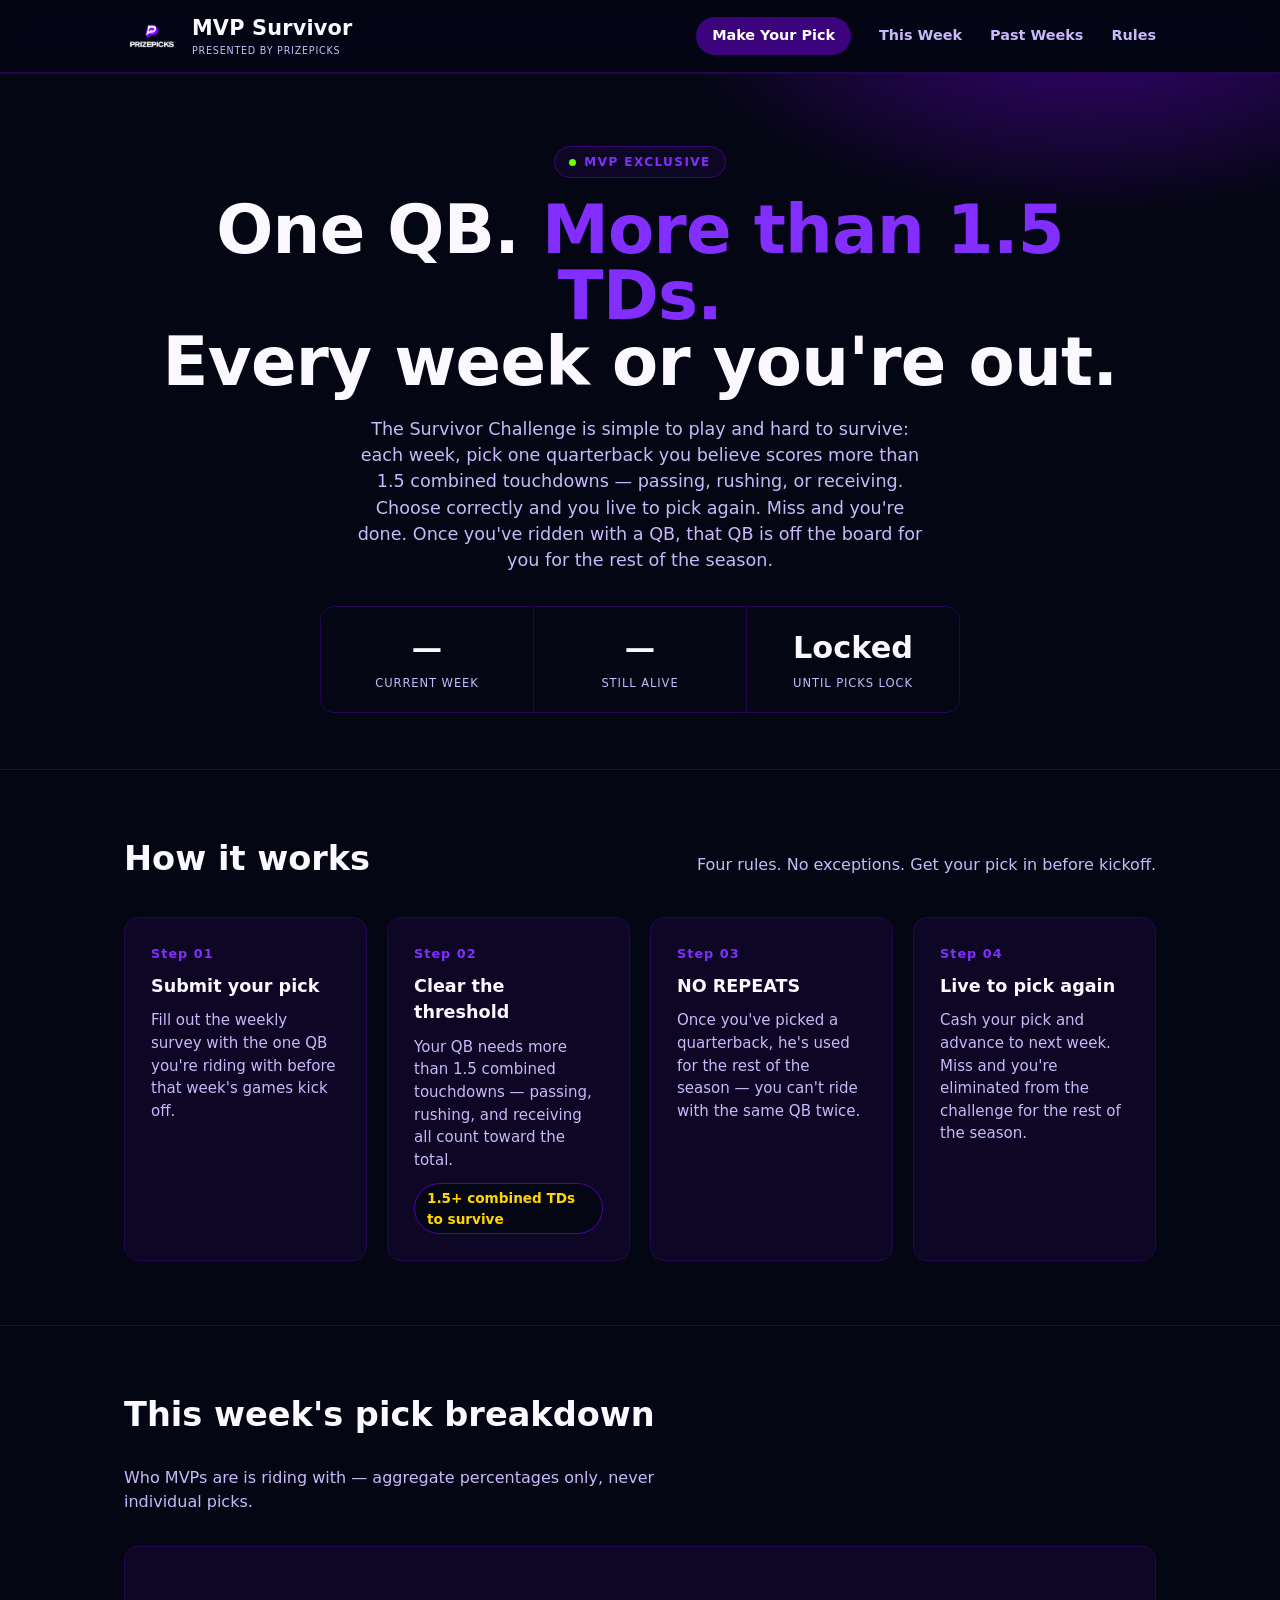
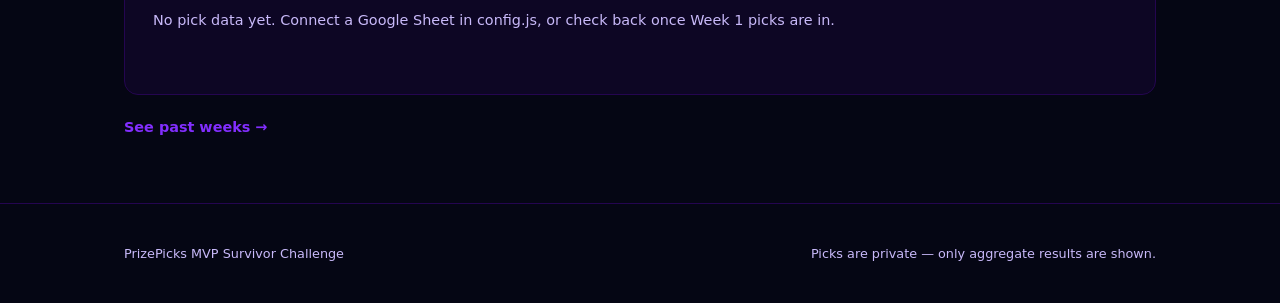
<file: index.html>
<!DOCTYPE html>
<html lang="en">
<head>
  <meta charset="UTF-8" />
  <meta name="viewport" content="width=device-width, initial-scale=1.0" />
  <title>MVP Survivor Challenge | PrizePicks</title>
  <meta name="description" content="The PrizePicks MVP Survivor Challenge — pick one QB to clear 1.5 combined touchdowns every week. Miss, and you're out." />
  <link rel="stylesheet" href="styles.css" />
</head>
<body>

  <header class="site-header">
    <div class="wrap">
      <a href="index.html" class="brand-link">
        <div class="brand">
          <img src="assets/logo-on-dark.png" alt="PrizePicks" />
          <span class="brand-name">MVP Survivor<small>Presented by PrizePicks</small></span>
        </div>
      </a>
      <nav class="site-nav">
        <a href="#" data-pick-link target="_blank" rel="noopener" class="nav-cta">Make Your Pick</a>
        <a href="#this-week">This Week</a>
        <a href="history.html">Past Weeks</a>
        <a href="#rules">Rules</a>
      </nav>
    </div>
  </header>

  <section class="hero">
    <div class="wrap">
      <span class="eyebrow"><span class="dot"></span> MVP Exclusive</span>
      <h1 class="hero-title">One QB. <span class="accent">More than 1.5 TDs.</span><br>Every week or you're out.</h1>
      <p class="hero-sub">
        The Survivor Challenge is simple to play and hard to survive: each week, pick one quarterback
        you believe scores more than <span data-threshold>1.5</span> combined touchdowns — passing,
        rushing, or receiving. Choose correctly and you live to pick again. Miss and you're done. Once
        you've ridden with a QB, that QB is off the board for you for the rest of the season.
      </p>
      <div class="hero-stats">
        <div class="hero-stat">
          <span class="value" id="current-week-stat">—</span>
          <span class="label">Current Week</span>
        </div>
        <div class="hero-stat">
          <span class="value" id="remaining-stat">—</span>
          <span class="label">Still Alive</span>
        </div>
        <div class="hero-stat">
          <span class="value" id="lock-countdown">—</span>
          <span class="label">Until Picks Lock</span>
        </div>
      </div>
    </div>
  </section>
  
<section id="rules">
    <div class="wrap">
      <div class="section-head">
        <h2>How it works</h2>
        <p>Four rules. No exceptions. Get your pick in before kickoff.</p>
      </div>
      <div class="rules-grid">
        <div class="rule-card" tabindex="0">
          <div class="step">Step 01</div>
          <h3>Submit your pick</h3>
          <p>Fill out the weekly survey with the one QB you're riding with before that week's games kick off.</p>
        </div>
        <div class="rule-card" tabindex="0">
          <div class="step">Step 02</div>
          <h3>Clear the threshold</h3>
          <p>Your QB needs more than <span data-threshold>1.5</span> combined touchdowns — passing, rushing, and receiving all count toward the total.</p>
          <span class="threshold-pill">1.5+ combined TDs to survive</span>
        </div>
        <div class="rule-card" tabindex="0">
          <div class="step">Step 03</div>
          <h3>NO REPEATS</h3>
          <p>Once you've picked a quarterback, he's used for the rest of the season — you can't ride with the same QB twice.</p>
        </div>
        <div class="rule-card" tabindex="0">
          <div class="step">Step 04</div>
          <h3>Live to pick again</h3>
          <p>Cash your pick and advance to next week. Miss and you're eliminated from the challenge for the rest of the season.</p>
        </div>
      </div>
    </div>
  </section>

  <section id="this-week">
    <div class="wrap">
      <div class="section-head">
        <h2 id="this-week-heading">This week's pick breakdown</h2>
        <p>Who MVPs are is riding with — aggregate percentages only, never individual picks.</p>
      </div>
      <div class="picks-panel" id="picks-panel">
        <p class="state-msg">Loading picks…</p>
      </div>
      <p class="see-history"><a href="history.html">See past weeks &rarr;</a></p>
    </div>
  </section>

  <footer>
    <div class="wrap" style="display:flex; justify-content:space-between; width:100%; flex-wrap:wrap; gap:10px;">
      <span>PrizePicks MVP Survivor Challenge</span>
      <span>Picks are private — only aggregate results are shown.</span>
    </div>
  </footer>

  <script src="config.js"></script>
  <script src="shared.js"></script>
  <script src="index.js"></script>
</body>
</html>
</file>
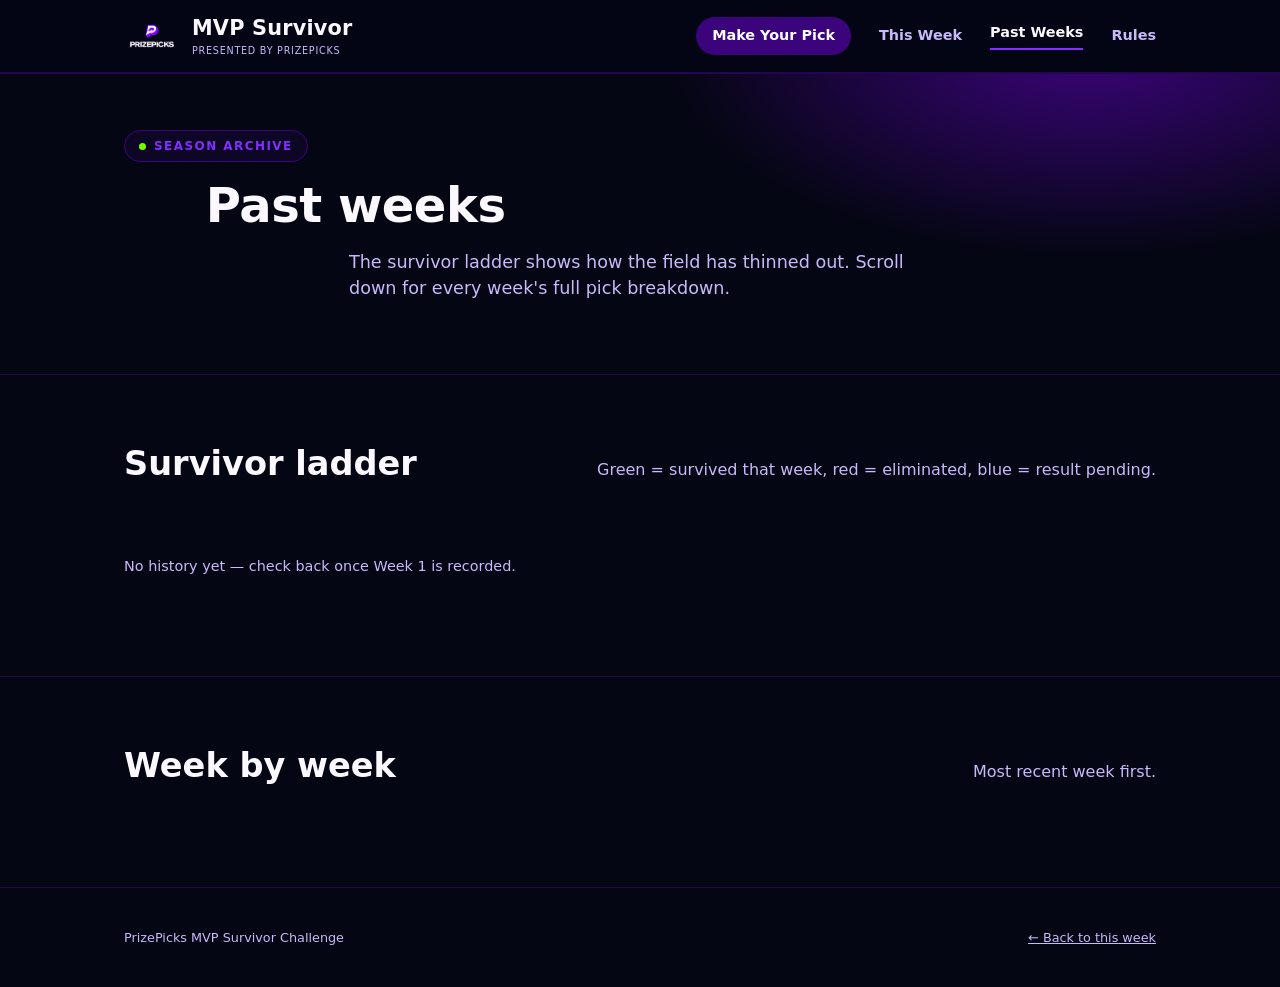
<file: history.html>
<!DOCTYPE html>
<html lang="en">
<head>
  <meta charset="UTF-8" />
  <meta name="viewport" content="width=device-width, initial-scale=1.0" />
  <title>Past Weeks | MVP Survivor Challenge</title>
  <meta name="description" content="Past weeks of the PrizePicks MVP Survivor Challenge — pick % breakdowns and the survivor ladder." />
  <link rel="stylesheet" href="styles.css" />
</head>
<body>
  <header class="site-header">
    <div class="wrap">
      <a href="index.html" class="brand-link">
        <div class="brand">
          <img src="assets/logo-on-dark.png" alt="PrizePicks" />
          <span class="brand-name">MVP Survivor<small>Presented by PrizePicks</small></span>
        </div>
      </a>
      <nav class="site-nav">
        <a href="#" data-pick-link target="_blank" rel="noopener" class="nav-cta">Make Your Pick</a>
        <a href="index.html#this-week">This Week</a>
        <a href="history.html" class="current">Past Weeks</a>
        <a href="index.html#rules">Rules</a>
      </nav>
    </div>
  </header>
  <section class="history-hero">
    <div class="wrap">
      <span class="eyebrow"><span class="dot"></span> Season Archive</span>
      <h1 class="hero-title" style="font-size: clamp(2rem, 4.5vw, 3rem);">Past weeks</h1>
      <p class="hero-sub">The survivor ladder shows how the field has thinned out. Scroll down for every week's full pick breakdown.</p>
    </div>
  </section>
  <section id="ladder-section">
    <div class="wrap">
      <div class="section-head">
        <h2>Survivor ladder</h2>
        <p>Green = survived that week, red = eliminated, blue = result pending.</p>
      </div>
      <div class="ladder" id="ladder">
        <p class="state-msg">Loading history…</p>
      </div>
    </div>
  </section>
  <section id="weeks">
    <div class="wrap">
      <div class="section-head">
        <h2>Week by week</h2>
        <p>Most recent week first.</p>
      </div>
      <div id="weeks-list">
        <p class="state-msg">Loading weeks…</p>
      </div>
    </div>
  </section>
  <footer>
    <div class="wrap" style="display:flex; justify-content:space-between; width:100%; flex-wrap:wrap; gap:10px;">
      <span>PrizePicks MVP Survivor Challenge</span>
      <span><a href="index.html">&larr; Back to this week</a></span>
    </div>
  </footer>
  <script src="config.js"></script>
  <script src="shared.js"></script>
  <script src="history.js"></script>
</body>
</html>
</file>
<file: styles.css>
:root {
  /* PrizePicks brand tokens */
  --stankonia: #8000FF;
  --stankonia-400: #822EFE;
  --stankonia-600: #5202A7;
  --stankonia-700: #3B047C;
  --stankonia-800: #240550;
  --stankonia-900: #0D0624;
  --tint-050: #EDE7F8;
  --tint-100: #C8B9F9;
  --so-fresh: #050614;
  --so-clean: #FBF9FF;
  --atlien-green: #6EFF00;
  --jackson-blue: #00AFFF;
  --roses-red: #FF4A4A;
  --spottie-yellow: #FFD600;

  --font-display: "GT Standard", "DM Sans", Inter, system-ui, sans-serif;
  --font-body: "GT Standard", "Inter", system-ui, sans-serif;

  --radius: 14px;
  --max-width: 1080px;
}

* { box-sizing: border-box; }

html {
  scroll-behavior: smooth;
}

body {
  margin: 0;
  background: var(--so-fresh);
  color: var(--so-clean);
  font-family: var(--font-body);
  line-height: 1.5;
  -webkit-font-smoothing: antialiased;
}

a { color: inherit; }

.wrap {
  max-width: var(--max-width);
  margin: 0 auto;
  padding: 0 24px;
}

/* ---------- Header ---------- */
.site-header {
  position: sticky;
  top: 0;
  z-index: 20;
  background: rgba(5, 6, 20, 0.85);
  backdrop-filter: blur(10px);
  border-bottom: 1px solid var(--stankonia-800);
}

.site-header .wrap {
  display: flex;
  align-items: center;
  justify-content: space-between;
  height: 72px;
}

.brand {
  display: flex;
  align-items: center;
  gap: 12px;
}
.brand-link {
  text-decoration: none;
  display: block;
}
.brand img {
  height: 34px;
  width: auto;
  display: block;
}

.brand-name {
  font-weight: 700;
  letter-spacing: 0.01em;
  font-size: 1.3rem;
  color: var(--so-clean);
}

.brand-name small {
  display: block;
  font-weight: 500;
  font-size: 0.6rem;
  color: var(--tint-100);
  letter-spacing: 0.08em;
  text-transform: uppercase;
}

nav.site-nav {
  display: flex;
  gap: 28px;
  align-items: center;
}

nav.site-nav a {
  text-decoration: none;
  font-size: 0.9rem;
  font-weight: 600;
  color: var(--tint-100);
  transition: color 0.15s ease;
}

nav.site-nav a:hover,
nav.site-nav a:focus-visible {
  color: var(--so-clean);
}

nav.site-nav a.current {
  color: var(--so-clean);
  border-bottom: 2px solid var(--stankonia-400);
  padding-bottom: 4px;
}

/* ---------- Hero ---------- */
.hero {
  padding: 72px 0 56px;
  position: relative;
  overflow: hidden;
  text-align: center;
  background:
    radial-gradient(600px 300px at 85% -10%, var(--stankonia-700), transparent 70%),
    var(--so-fresh);
}

.eyebrow {
  display: inline-flex;
  align-items: center;
  gap: 8px;
  font-size: 0.75rem;
  font-weight: 700;
  letter-spacing: 0.12em;
  text-transform: uppercase;
  color: var(--stankonia-400);
  background: var(--stankonia-900);
  border: 1px solid var(--stankonia-700);
  padding: 6px 14px;
  border-radius: 999px;
  margin-bottom: 20px;
}

.eyebrow .dot {
  width: 7px;
  height: 7px;
  border-radius: 50%;
  background: var(--atlien-green);
}

h1.hero-title {
  font-family: var(--font-display);
  font-size: clamp(2.4rem, 6vw, 4.2rem);
  line-height: 0.98;
  margin: 0 auto 20px;
  font-weight: 800;
  letter-spacing: -0.01em;
  max-width: 26ch;
}

h1.hero-title .accent {
  color: var(--stankonia-400);
}

.hero-sub {
  font-size: 1.1rem;
  color: var(--tint-100);
  max-width: 52ch;
  margin: 0 auto 32px;
}

.hero-stats {
  display: grid;
  grid-template-columns: repeat(auto-fit, minmax(140px, 1fr));
  gap: 1px;
  background: var(--stankonia-800);
  border: 1px solid var(--stankonia-800);
  border-radius: var(--radius);
  overflow: hidden;
  max-width: 640px;
  margin: 0 auto;
}

.hero-stat {
  background: var(--so-fresh);
  padding: 18px 20px;
}

.hero-stat .value {
  font-family: var(--font-display);
  font-size: 1.9rem;
  font-weight: 800;
  color: var(--so-clean);
  display: block;
}

.hero-stat .label {
  font-size: 0.72rem;
  text-transform: uppercase;
  letter-spacing: 0.08em;
  color: var(--tint-100);
}

/* ---------- Section shell ---------- */
section {
  padding: 64px 0;
  border-top: 1px solid var(--stankonia-800);
}

.section-head {
  display: flex;
  align-items: baseline;
  justify-content: space-between;
  gap: 20px;
  margin-bottom: 32px;
  flex-wrap: wrap;
}

.section-head h2 {
  font-family: var(--font-display);
  font-size: clamp(1.5rem, 3vw, 2.1rem);
  margin: 0;
  font-weight: 800;
}

.section-head p {
  color: var(--tint-100);
  margin: 6px 0 0;
  max-width: 60ch;
}

/* ---------- Rules ---------- */
.rules-grid {
  display: grid;
  grid-template-columns: repeat(auto-fit, minmax(240px, 1fr));
  gap: 20px;
}

.rule-card {
  background: var(--stankonia-900);
  border: 1px solid var(--stankonia-800);
  border-radius: var(--radius);
  padding: 26px;
}

.rule-card .step {
  font-family: var(--font-display);
  font-size: 0.8rem;
  font-weight: 800;
  color: var(--stankonia-400);
  letter-spacing: 0.08em;
  margin-bottom: 10px;
}

.rule-card h3 {
  margin: 0 0 10px;
  font-size: 1.1rem;
}

.rule-card p {
  margin: 0;
  color: var(--tint-100);
  font-size: 0.94rem;
}

.threshold-pill {
  display: inline-block;
  margin-top: 12px;
  background: var(--so-fresh);
  border: 1px solid var(--stankonia-600);
  color: var(--spottie-yellow);
  font-weight: 700;
  font-size: 0.85rem;
  padding: 4px 12px;
  border-radius: 999px;
}

/* ---------- Week picker ---------- */
.week-picker {
  display: flex;
  gap: 8px;
  flex-wrap: wrap;
}

.week-picker button {
  font-family: var(--font-body);
  font-weight: 700;
  font-size: 0.85rem;
  padding: 9px 16px;
  border-radius: 999px;
  border: 1px solid var(--stankonia-700);
  background: transparent;
  color: var(--tint-100);
  cursor: pointer;
  transition: all 0.15s ease;
}

.week-picker button:hover {
  border-color: var(--stankonia-400);
  color: var(--so-clean);
}

.week-picker button.active {
  background: var(--stankonia);
  border-color: var(--stankonia);
  color: var(--so-clean);
}

.week-picker button:focus-visible,
nav.site-nav a:focus-visible,
.rule-card:focus-visible {
  outline: 2px solid var(--jackson-blue);
  outline-offset: 2px;
}

/* ---------- Pick bars ---------- */
.picks-panel {
  background: var(--stankonia-900);
  border: 1px solid var(--stankonia-800);
  border-radius: var(--radius);
  padding: 28px;
}

.picks-meta {
  display: flex;
  justify-content: space-between;
  align-items: center;
  margin-bottom: 22px;
  flex-wrap: wrap;
  gap: 10px;
}

.picks-meta .total {
  font-size: 0.85rem;
  color: var(--tint-100);
}

.picks-meta .total strong {
  color: var(--so-clean);
}

.pick-row {
  display: grid;
  grid-template-columns: 180px 1fr 64px;
  align-items: center;
  gap: 14px;
  padding: 10px 0;
  border-bottom: 1px solid var(--stankonia-800);
}

.pick-row:last-child { border-bottom: none; }

.pick-name {
  font-weight: 700;
  font-size: 0.92rem;
  display: flex;
  align-items: center;
  gap: 8px;
}

.bar-track {
  height: 10px;
  background: var(--so-fresh);
  border-radius: 999px;
  overflow: hidden;
}

.bar-fill {
  height: 100%;
  border-radius: 999px;
  background: linear-gradient(90deg, var(--stankonia-600), var(--stankonia-400));
  transition: width 0.6s cubic-bezier(0.22, 1, 0.36, 1);
}

.pick-pct {
  text-align: right;
  font-family: var(--font-display);
  font-weight: 800;
  font-size: 0.95rem;
}

.result-tag {
  font-size: 0.65rem;
  font-weight: 700;
  letter-spacing: 0.04em;
  text-transform: uppercase;
  padding: 2px 7px;
  border-radius: 5px;
  margin-left: 6px;
}

.result-tag.survived { background: rgba(110,255,0,0.12); color: var(--atlien-green); }
.result-tag.eliminated { background: rgba(255,74,74,0.12); color: var(--roses-red); }
.result-tag.pending { background: rgba(0,175,255,0.12); color: var(--jackson-blue); }

.privacy-note {
  margin-top: 20px;
  font-size: 0.8rem;
  color: var(--tint-100);
  display: flex;
  align-items: center;
  gap: 8px;
}

.see-history {
  margin: 20px 0 0;
}

.see-history a {
  font-weight: 700;
  font-size: 0.9rem;
  color: var(--stankonia-400);
  text-decoration: none;
}

.see-history a:hover,
.see-history a:focus-visible {
  color: var(--so-clean);
}

.history-hero {
  padding: 56px 0 40px;
  background:
    radial-gradient(600px 300px at 85% -10%, var(--stankonia-700), transparent 70%),
    var(--so-fresh);
}

.week-block {
  background: var(--stankonia-900);
  border: 1px solid var(--stankonia-800);
  border-radius: var(--radius);
  padding: 28px;
  margin-bottom: 20px;
}

.week-block .picks-meta h3 {
  margin: 0;
  font-family: var(--font-display);
  font-size: 1.2rem;
}

.week-block .picks-panel {
  padding: 0;
  background: none;
  border: none;
}

/* ---------- Survivor ladder (signature element) ---------- */
.ladder {
  display: flex;
  flex-direction: column;
  gap: 10px;
}

.ladder-rung {
  display: grid;
  grid-template-columns: 70px 1fr 140px;
  align-items: center;
  gap: 16px;
}

.ladder-week-label {
  font-family: var(--font-display);
  font-weight: 800;
  font-size: 0.85rem;
  color: var(--tint-100);
}

.ladder-track {
  height: 26px;
  background: var(--stankonia-900);
  border: 1px solid var(--stankonia-800);
  border-radius: 8px;
  overflow: hidden;
  display: flex;
}

.ladder-segment.survived { background: var(--atlien-green); opacity: 0.85; }
.ladder-segment.eliminated { background: var(--roses-red); opacity: 0.85; }
.ladder-segment.pending { background: var(--jackson-blue); opacity: 0.6; }

.ladder-count {
  font-size: 0.8rem;
  color: var(--tint-100);
  text-align: right;
}

.ladder-count strong {
  color: var(--so-clean);
  font-family: var(--font-display);
}

/* ---------- Footer ---------- */
footer {
  padding: 40px 0;
  border-top: 1px solid var(--stankonia-800);
  font-size: 0.8rem;
  color: var(--tint-100);
  display: flex;
  justify-content: space-between;
  flex-wrap: wrap;
  gap: 10px;
}

/* ---------- Loading / empty states ---------- */
.state-msg {
  color: var(--tint-100);
  font-size: 0.9rem;
  padding: 20px 0;
}

@media (max-width: 640px) {
  .site-header .wrap { height: auto; min-height: 64px; flex-wrap: wrap; padding: 10px 24px; row-gap: 8px; }
  .brand img { height: 24px; }
  .brand-name { font-size: 1.05rem; }
  nav.site-nav { gap: 14px; font-size: 0.85rem; }
  .hero-stats { grid-template-columns: 1fr; }
  .pick-row { grid-template-columns: 1fr; row-gap: 6px; }
  .pick-pct { text-align: left; }
  .ladder-rung { grid-template-columns: 50px 1fr; }
  .ladder-count { grid-column: 1 / -1; text-align: left; }
}

@media (prefers-reduced-motion: reduce) {
  .bar-fill { transition: none; }
  html { scroll-behavior: auto; }
}
.site-nav .nav-cta {
  background: var(--stankonia-700);
  color: #fff;
  padding: 8px 16px;
  border-radius: 999px;
  font-weight: 600;
  white-space: nowrap;
  transition: background 0.15s ease;
}

.site-nav .nav-cta:hover {
  background: var(--stankonia-800);
}
</file>
